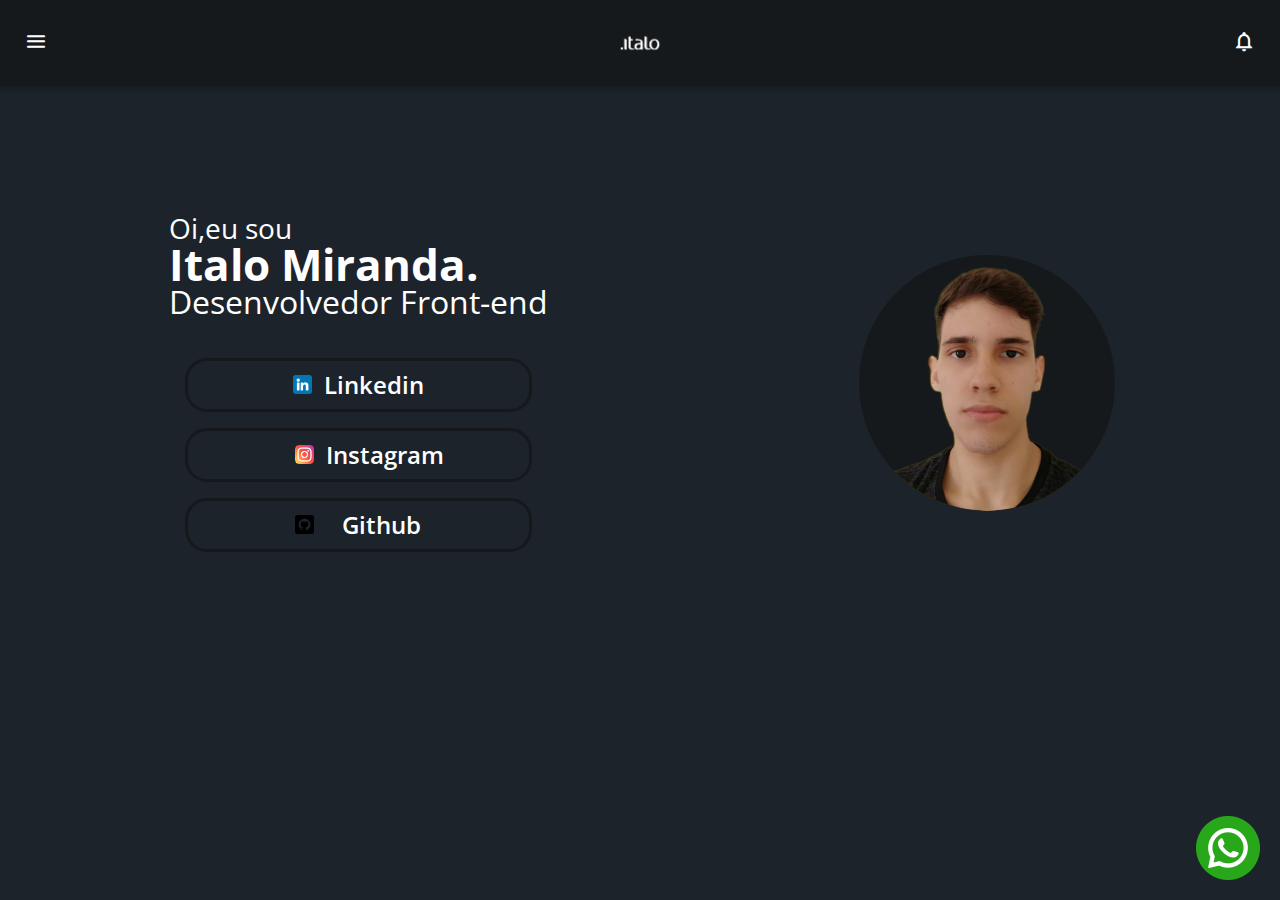
<file: index.html>
<!DOCTYPE html>
<html lang="pt-BR">
<head>
    <meta charset="UTF-8">
    <meta name="viewport" content="width=device-width, initial-scale=1.0">
    <title>Home | Italo</title>
    <link rel="preconnect" href="https://fonts.googleapis.com">
    <link rel="preconnect" href="https://fonts.gstatic.com" crossorigin>
    <link rel="stylesheet" href="https://fonts.googleapis.com/css2?family=Open+Sans:wght@400;600;700&display=swap">
    <link rel="stylesheet" href="./assets/css/reset.css">
    <link rel="stylesheet" href="style.css">
</head>
<body>
    <header class="cabecalho">
        <button id="toggle" class="cabecalho__menu" aria-label="Menu"><i></i></button>
        <img src="./italoLogo.png" alt="logo" class="cabecalho__logo">
        <button class="cabecalho__noticacao" aria-label="Notificação"><i></i></button>
    </header>
    <nav class="menu-lateral" id="sidebar">
        <img src="./italoLogo.png" alt="logo lateral" class="menu-lateral__logo">
        <a href="./index.html" class="menu-lateral__link menu-lateral__link--inicio menu-lateral__link--ativo">Home</a>
        <a href="./SobreMim.html" class="menu-lateral__link menu-lateral__link--camisas">Sobre Mim</a>
        <a href="./videos.html" class="menu-lateral__link menu-lateral__link--videos">Cursos</a>
        <a href="./projetos.html" class="menu-lateral__link menu-lateral__link--pinturas">Projetos</a>
    </nav>
    <main class="principal">
        <div class="content">
            <div class="titulos">
                <h1 class="titulo">Oi,eu sou <br><b class="nome__destaque">Italo Miranda.</b></h1>
                <h2 class="subtitulo">Desenvolvedor Front-end</h2>
            </div>
            <div class="redes">
                <a href="https://www.linkedin.com/in/italomirandafont" class="redes-rede" target="_blank"><img src="./linkedin.png" alt="linkedin" class="redes__imagem redes__imagem--linkedin">Linkedin</a>
                <a href="https://www.instagram.com/italo_m20/" class="redes-rede" target="_blank"><img src="./instagram.png" alt="instagram" class="redes__imagem redes__imagem--instagram">Instagram</a>
                <a href="https://github.com/Ital023" class="redes-rede redes-rede__github--teste" target="_blank"><img src="./github.png" alt="github" class="redes__imagem redes__imagem--github redes-rede__github">Github</a>
            </div>
        </div>
        <img src="./italoFoto.png" alt="Foto do italo" class="foto-italo">
        
        <a href="https://api.whatsapp.com/send/?phone=5585996891399&text&type=phone_number&app_absent=0" class="btn-whatsapp"><img src="./whatsapp.png" alt="whatsapp" class="imagem--whatsapp"></a>
        
    </main>
    <script src="script.js"></script>
</body>
</html>
</file>
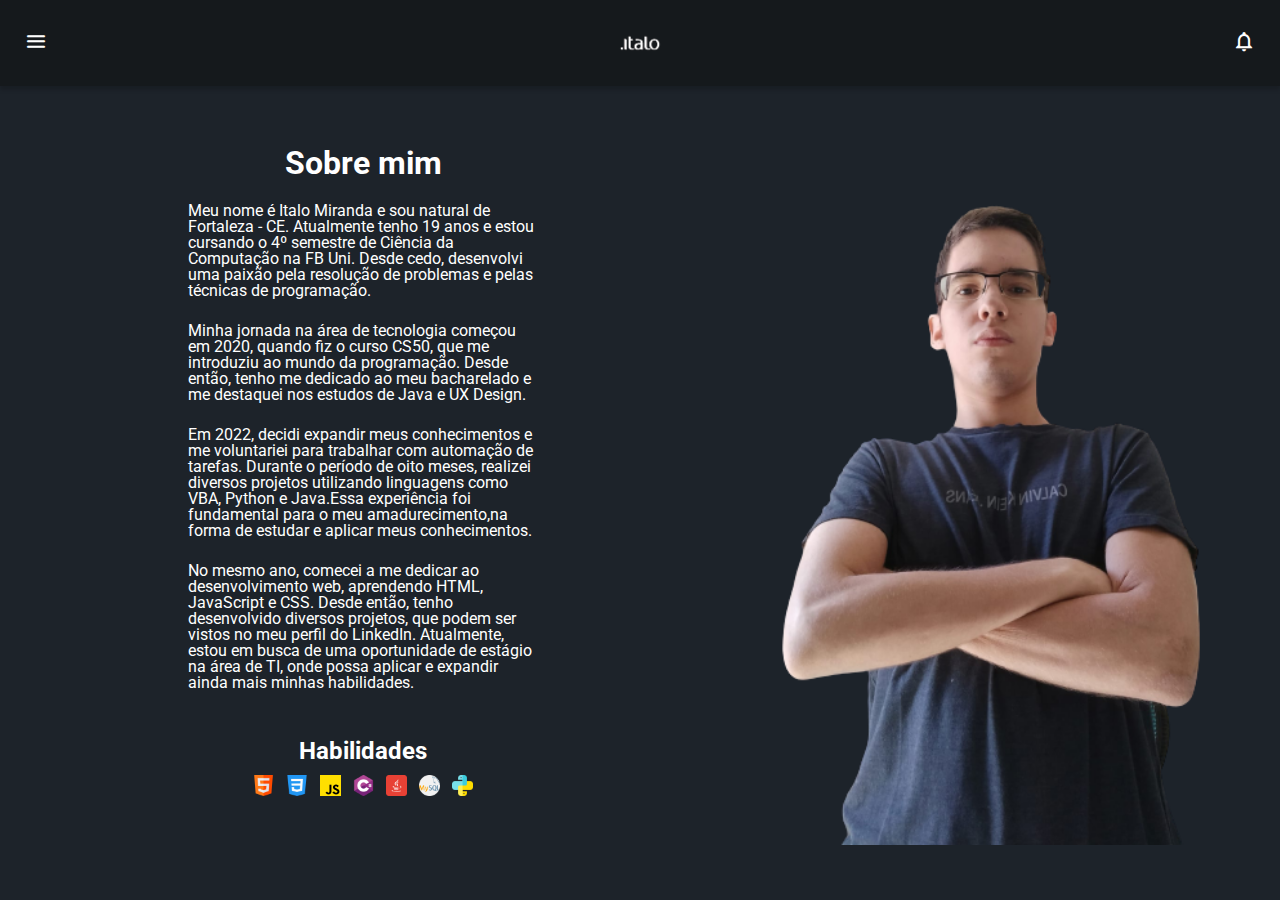
<file: SobreMim.html>
<!DOCTYPE html>
<html lang="pt-BR">
<head>
    <meta charset="UTF-8">
    <meta name="viewport" content="width=device-width, initial-scale=1.0">
    <title>Home | Italo</title>
    <link rel="preconnect" href="https://fonts.googleapis.com">
    <link rel="preconnect" href="https://fonts.gstatic.com" crossorigin>
    <link rel="stylesheet" href="https://fonts.googleapis.com/css2?family=Open+Sans:wght@400;600;700&display=swap">
    <link rel="stylesheet" href="./assets/css/reset.css">
    <link rel="stylesheet" href="style.css">
</head>
<body>
    <header class="cabecalho">
        <button class="cabecalho__menu" aria-label="Menu"><i></i></button>
        <img src="./italoLogo.png" alt="logo" class="cabecalho__logo">
        <button class="cabecalho__noticacao" aria-label="Notificação"><i></i></button>
    </header>
    <nav class="menu-lateral">
        <img src="./italoLogo.png" alt="logo lateral" class="menu-lateral__logo">
        <a href="./index.html" class="menu-lateral__link menu-lateral__link--inicio ">Home</a>
        <a href="./SobreMim.html" class="menu-lateral__link menu-lateral__link--camisas menu-lateral__link--ativo">Sobre Mim</a>
        <a href="./videos.html" class="menu-lateral__link menu-lateral__link--videos">Cursos</a>
        <a href="./projetos.html" class="menu-lateral__link menu-lateral__link--pinturas">Projetos</a>
    </nav>
    <main class="sobremim--principal">

        <div class="conteudos">
            <h1 class="conteudo--titulo">Sobre mim</h1>
            <div class="conteudo--textos">
                <p class="texto">Meu nome é Italo Miranda e sou natural de Fortaleza - CE.  Atualmente tenho 19 anos e estou cursando o 4º semestre de Ciência da Computação na FB Uni. Desde cedo, desenvolvi uma paixão pela resolução de problemas e pelas técnicas de programação.</p>
                <p class="texto">Minha jornada na área de tecnologia começou em 2020, quando fiz o curso CS50, que me introduziu ao mundo da programação. Desde então, tenho me dedicado  ao meu bacharelado e me destaquei nos estudos de Java e UX Design.</p>
                <p class="texto">Em 2022, decidi expandir meus conhecimentos e me voluntariei para trabalhar com automação de tarefas. Durante o período de oito meses, realizei  diversos  projetos  utilizando linguagens como VBA, Python e Java.Essa experiência foi fundamental para o meu amadurecimento,na forma de estudar e aplicar meus conhecimentos.</p>
                <p class="texto">No mesmo ano, comecei a me dedicar ao desenvolvimento web, aprendendo HTML, JavaScript e CSS. Desde então, tenho desenvolvido diversos projetos, que podem ser vistos no meu perfil do LinkedIn. Atualmente, estou em busca de uma oportunidade de estágio na área de TI, onde possa aplicar e expandir ainda mais minhas habilidades.</p>
            </div>
            <div class="habilidades">
                <h2 class="habilidades--titulo">Habilidades</h2>
                <div class="habilidades-itens">
                    <img src="./html.png" alt="html" class="habilidades--item">
                    <img src="./css-3.png" alt="css" class="habilidades--item">
                    <img src="./js.png" alt="js" class="habilidades--item">
                    <img src="./assets/img/do-sustenido.png" alt="c#" class="habilidades--item">
                    <img src="./assets/img/javaicon.png" alt="java" class="habilidades--item">
                    <img src="./assets/img/mysql.png" alt="mysql" class="habilidades--item">
                    <img src="./assets/img/python.png" alt="python" class="habilidades--item">
                </div>
            </div>
        </div>
        

        <img src="./assets/img/italo.png" alt="italo" class="img_italo_sobremim">
    </main>
    <script src="script.js"></script>
</body>
</html>
</file>
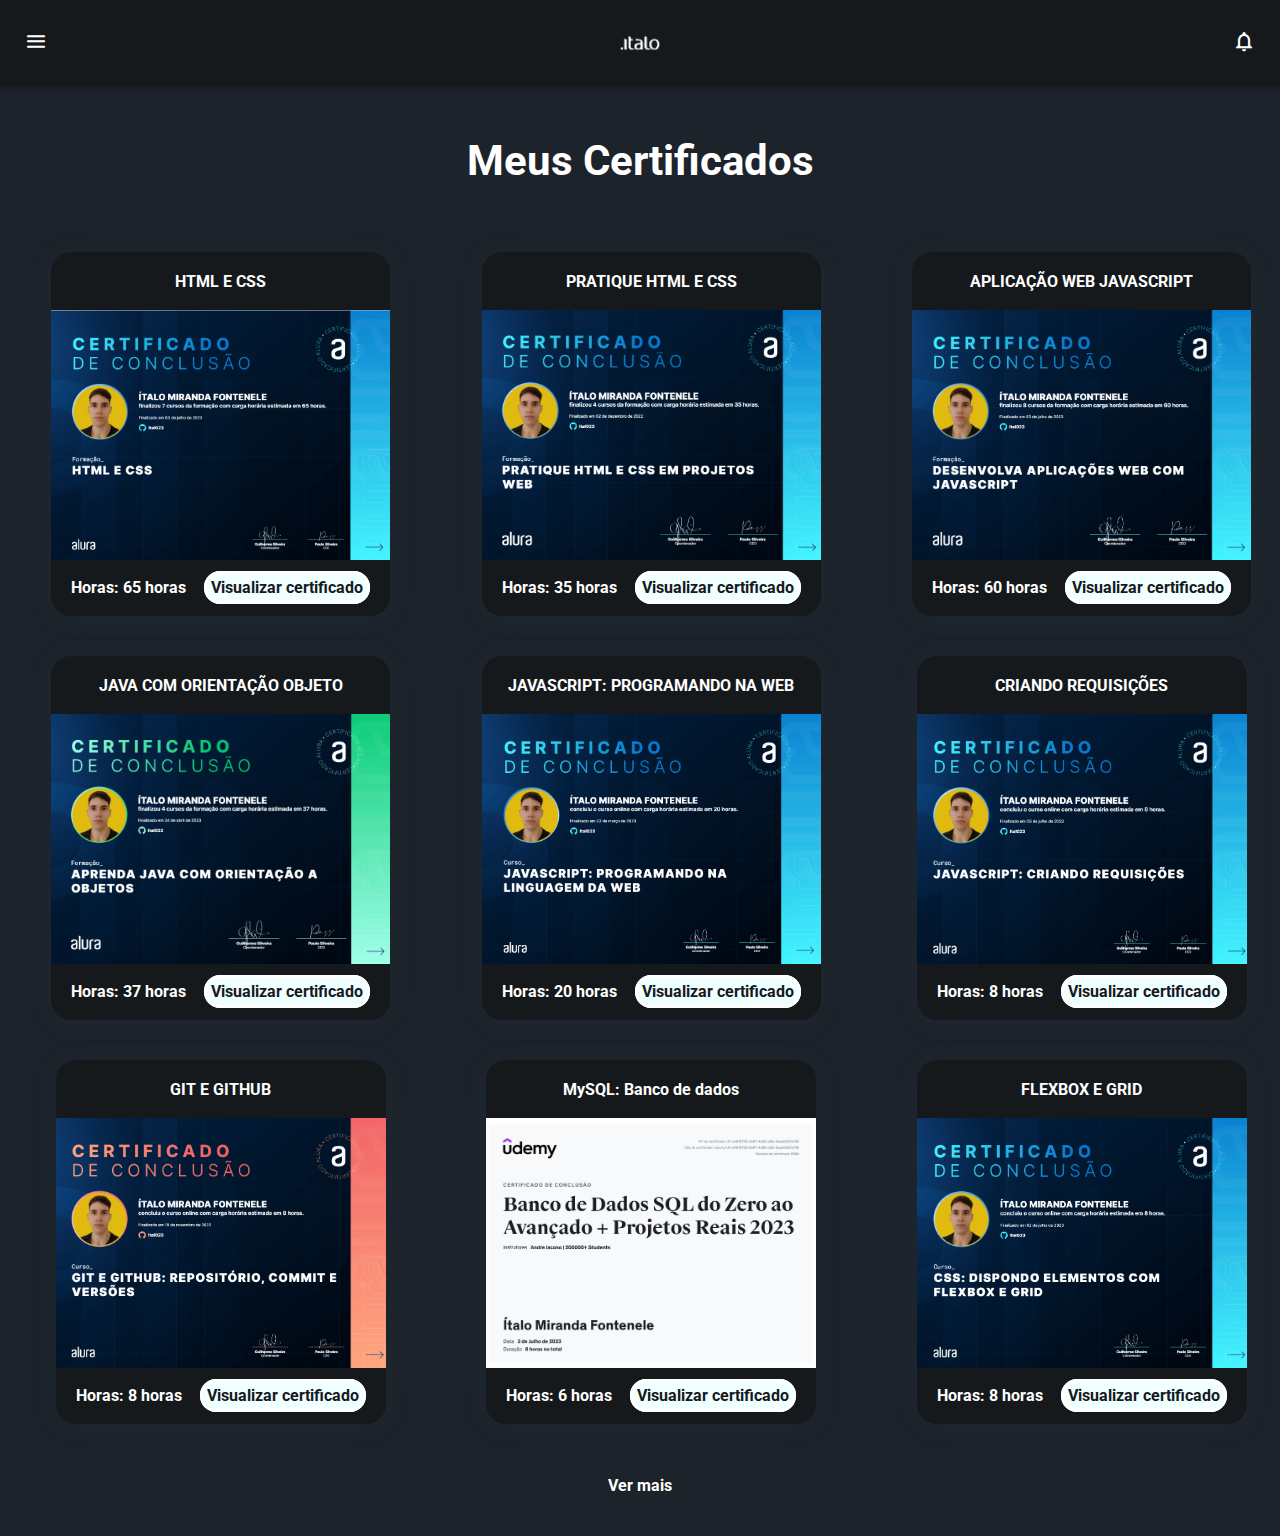
<file: videos.html>
<!DOCTYPE html>
<html lang="pt-BR">
<head>
    <meta charset="UTF-8">
    <meta name="viewport" content="width=device-width, initial-scale=1.0">
    <title>Cursos | Italo</title>
    <link rel="preconnect" href="https://fonts.googleapis.com">
    <link rel="preconnect" href="https://fonts.gstatic.com" crossorigin>
    <link rel="stylesheet" href="https://fonts.googleapis.com/css2?family=Open+Sans:wght@400;600;700&display=swap">
    <link rel="stylesheet" href="./assets/css/reset.css">
    <link rel="stylesheet" href="style.css">
</head>
<body>
    <header class="cabecalho">
        <button class="cabecalho__menu" aria-label="Menu"><i></i></button>
        <img src="./italoLogo.png" alt="logo" class="cabecalho__logo">
        <button class="cabecalho__noticacao" aria-label="Notificação"><i></i></button>
    </header>
    <nav class="menu-lateral">
        <img src="./italoLogo.png" alt="logo lateral" class="menu-lateral__logo">
        <a href="./index.html" class="menu-lateral__link menu-lateral__link--inicio">Home</a>
        <a href="./SobreMim.html" class="menu-lateral__link menu-lateral__link--camisas">Sobre Mim</a>
        <a href="./videos.html" class="menu-lateral__link menu-lateral__link--videos menu-lateral__link--ativo">Cursos</a>
        <a href="./projetos.html" class="menu-lateral__link menu-lateral__link--pinturas">Projetos</a>
    </nav>
    <main class="cursos_principal">
        <h1 class="titulo-cards">Meus Certificados</h1>
        <div class="cards">
            <div class="content--cards">
                <div class="card">
                    <div class="topCard">
                        <h2 class="title" id="titleHtmlCss">HTML E CSS</h2>
                    </div>
                    <div class="mediaCard"></div>
                    <div class="bottomCard">
                        <span class="bottomText">Horas: 65 horas</span>
                        <div class="actionsCard">
                            <a href="https://cursos.alura.com.br/user/contadoitalo911/degree-html-e-css-v232036-232036/certificate" target="_blank" class="action--ancora">Visualizar certificado</a>
                        </div>
                    </div>
                </div>
            </div>
    
            <div class="content--cards">
                <div class="card">
                    <div class="topCard">
                        <h2 class="title">PRATIQUE HTML E CSS</h2>
                    </div>
                    <div class="mediaCard mediaCard--htmlCss"></div>
                    <div class="bottomCard">
                        <span class="bottomText">Horas: 35 horas</span>
                        <div class="actionsCard">
                            <a href="https://cursos.alura.com.br/user/contadoitalo911/degree-html-css-v534235-534235/certificate" target="_blank" class="action--ancora">Visualizar certificado</a>
                        </div>
                    </div>
                </div>
            </div>
    
            <div class="content--cards">
                <div class="card">
                    <div class="topCard">
                        <h2 class="title">APLICAÇÃO WEB JAVASCRIPT</h2>
                    </div>
                    <div class="mediaCard mediaCard--javascriptform"></div>
                    <div class="bottomCard">
                        <span class="bottomText">Horas: 60 horas</span>
                        <div class="actionsCard">
                            <a href="https://cursos.alura.com.br/user/contadoitalo911/degree-javascript-front-end-374365/certificate" target="_blank" class="action--ancora">Visualizar certificado</a>
                        </div>
                    </div>
                </div>
            </div>
    
            <div class="content--cards">
                <div class="card">
                    <div class="topCard">
                        <h2 class="title">JAVA COM ORIENTAÇÃO OBJETO</h2>
                    </div>
                    <div class="mediaCard mediaCard--java"></div>
                    <div class="bottomCard">
                        <span class="bottomText">Horas: 37 horas</span>
                        <div class="actionsCard">
                            <a href="https://cursos.alura.com.br/user/contadoitalo911/degree-java-568827/certificate" target="_blank" class="action--ancora">Visualizar certificado</a>
                        </div>
                    </div>
                </div>
            </div>
    
            <div class="content--cards">
                <div class="card">
                    <div class="topCard">
                        <h2 class="title">JAVASCRIPT: PROGRAMANDO NA WEB</h2>
                    </div>
                    <div class="mediaCard mediaCard--javascriptweb"></div>
                    <div class="bottomCard">
                        <span class="bottomText">Horas: 20 horas</span>
                        <div class="actionsCard">
                            <a href="https://cursos.alura.com.br/user/contadoitalo911/course/javascript-programando-na-linguagem-web/certificate" target="_blank" class="action--ancora">Visualizar certificado</a>
                        </div>
                    </div>
                </div>
            </div>
    
            <div class="content--cards">
                <div class="card">
                    <div class="topCard">
                        <h2 class="title">CRIANDO REQUISIÇÕES</h2>
                    </div>
                    <div class="mediaCard mediaCard--requisicoes"></div>
                    <div class="bottomCard">
                        <span class="bottomText">Horas: 8 horas</span>
                        <div class="actionsCard">
                            <a href="https://cursos.alura.com.br/user/contadoitalo911/course/javascript-criando-requisicoes/certificate" target="_blank" class="action--ancora">Visualizar certificado</a>
                            </div>
                        </div>
                    </div>
                </div>

                <div class="content--cards">
                    <div class="card">
                        <div class="topCard">
                            <h2 class="title">GIT E GITHUB</h2>
                        </div>
                        <div class="mediaCard mediaCard--git"></div>
                        <div class="bottomCard">
                            <span class="bottomText">Horas: 8 horas</span>
                            <div class="actionsCard">
                                <a href="https://cursos.alura.com.br/user/contadoitalo911/course/git-github-repositorio-commit-versoes/certificate" target="_blank" class="action--ancora">Visualizar certificado</a>
                            </div>
                        </div>
                    </div>
                </div>

                <div class="content--cards">
                    <div class="card">
                        <div class="topCard">
                            <h2 class="title">MySQL: Banco de dados</h2>
                        </div>
                        <div class="mediaCard mediaCard--bd"></div>
                        <div class="bottomCard">
                            <span class="bottomText">Horas: 6 horas</span>
                            <div class="actionsCard">
                                <a href="https://www.udemy.com/certificate/UC-e4610706-8e67-4d98-af2e-9eee6d37e748/" target="_blank" class="action--ancora">Visualizar certificado</a>
                            </div>
                        </div>
                    </div>
                </div>

                <div class="content--cards">
                    <div class="card">
                        <div class="topCard">
                            <h2 class="title">FLEXBOX E GRID</h2>
                        </div>
                        <div class="mediaCard mediaCard--flexgrid"></div>
                        <div class="bottomCard">
                            <span class="bottomText">Horas: 8 horas</span>
                            <div class="actionsCard">
                                <a href="https://cursos.alura.com.br/user/contadoitalo911/course/css-dispondo-elementos-flexbox-grid/certificate" target="_blank" class="action--ancora">Visualizar certificado</a>
                            </div>
                        </div>
                    </div>
                </div>


            </div>
        </div>
        
        <a href="https://cursos.alura.com.br/vitrinedev/contadoitalo911" target="_blank" class="ver-mais">Ver mais</a>
        

    </main>
    <script src="script.js"></script>
</body>
</html>
</file>
<file: style.css>
@import url('https://fonts.googleapis.com/css2?family=Roboto&display=swap');
@font-face {
    font-family: 'icones';
    src: url(./assets/font/icones.ttf);
}
body{
    background-color:#1D232A;
    color: white;
    font-family: 'Open sans',"icones",sans-serif;
}
.cabecalho{
    display: flex;
    justify-content: space-between;
    align-items: center;
    background-color: #15191C;
    padding: 12px 24px;
    box-shadow: 0px 4px 4px rgba(0, 0, 0, 0.16);
}
.cabecalho__menu i::before{
    content: "\e904";
    font-size: 24px;
    cursor: pointer;
}
.cabecalho__noticacao i::before{
    content: "\e906";
    font-size: 24px;
}
.cabecalho__logo{
    width: 5%;
}
.menu-lateral{
    display: flex;
    flex-direction: column;
    background-color: #15191C;
    width: 25vw;
    height: 100vh;
    position: absolute;
    left: -100vw;
    transition: .25s;
}
.menu-lateral__ativo{
    left:0;
    transition: .25s;
}
.menu-lateral__logo{
    width: 118px;
    align-self: center;
    padding: 16px;
}
.menu-lateral__link{
    color: #95999C;
    height: 64px;
    padding-left: 64px;
    display: flex;
    align-items: center;
}
.menu-lateral__link--ativo{
    color: #fff;
    padding-left: 56px;
    border-left: 8px solid #fff;
}
 .menu-lateral__link::before{
    content: "";
    width: 24px;
    height: 24px;
    font-size: 24px;
    position: absolute;
    left: 24px;
} 
.menu-lateral__link--inicio::before{
    content: "\e902";
}
.menu-lateral__link--videos::before{
    content: "\e90e";
}
.menu-lateral__link--picos::before{
    content: "\e909";
}
.menu-lateral__link--integrantes::before{
    content: "\e903";
}
.menu-lateral__link--camisas::before{
    content: "\e900";
}
.menu-lateral__link--pinturas::before{
    content: "\e90a";
}

.foto-italo{
    border-radius: 400px;
    width: 20%;
    transition: transform 0.3s ease-in-out;
}

.principal{
    display: flex;
    flex-direction: row;
    justify-content: center;
    align-items: center;
    margin: 10% 0 0 0;
    gap: 12%;
}
.titulo{
    font-size: 28px;
}
.nome__destaque{
    font-size: 44px;
    font-weight: bold;
}
.subtitulo{
    font-size: 32px;
}
.content{
    display: flex;
    flex-direction: column;
    align-items: center;
    justify-content: center;
    gap: 40px;
}
.redes{
    display: flex;
    justify-content: center;
    flex-direction: column;
    gap: 16px;
    width: 50%;
    text-align: center;
    font-size: 1.5rem;
    font-weight: 600;
    align-items: center;
}
.redes-rede{
    display: flex;
    flex-direction: row;
    justify-content: center;
    align-items: center;
    text-align: center;
    gap: 12px;
    border: 3px solid #15191C;
    border-radius: 22px;
    padding: 12px;
    transition: transform 0.2s ease-in-out;
}
.redes__imagem{
    width: 6%;
}
.redes__imagem--instagram{
    margin-left: 22px;
}
.redes-rede__github{
    margin-right: 16px;
}
.imagem--whatsapp{
    width: 5%;
    position: absolute;
    right: 20px;
    bottom: 20px;
    transition: transform 0.2s ease-in-out;
}
.imagem--whatsapp:hover{
    transform: scale(1.2);
}
.redes-rede:hover{
    transform: scale(1.2);
}
.foto-italo:hover{
    transform: scale(1.1);
}
.titulo-cards{
    display: flex;
    justify-content: center;
    align-items: center;
    font-size: 42px;
    font-family: "Roboto",sans-serif;
    font-weight: bold;
    margin: 54px 0 42px 0;
}
.cards{
    display: grid;
    grid-template-columns: repeat(3, 1fr);
    gap: 12px;
}
.content--cards{
    display: flex;
    justify-content: center;
    align-items: center;
    align-content: center;
    width: 92%;
    margin: 28px 0 0 28px;
    font-family: "Roboto",sans-serif;
    font-weight: bold;
}

.card{
    background: #15191C;
    border-radius: 20px;
    box-shadow: 0px 2px 23px #26395338;
    color: #fff;
}
.mediaCard{
    background: url(./assets/img/csshtmlfull.png) center/cover;
    height: 250px;
    width: 100%;
}
.topCard{
    padding: 20px;
    padding-top: 22px;
    text-align: center;
}
.bottomCard{
    padding: 20px;
    display: flex;
    flex-direction: row;
    justify-content: center;
    align-items: center;
    gap: 18px;
}

.action--ancora{
    border: 3px solid #fff;
    padding: 4px;
    border-radius: 16px;
    background-color: azure;
    color: #15191C;
    font-weight: bold;
}
.ver-mais{
    display: flex;
    flex-direction: column;
    justify-content: center;
    align-items: center;
    margin: 54px 0 42px 0;  
    font-family: "Roboto",sans-serif;
    font-weight: bold;  
}
.mediaCard--htmlCss{
    background: url(./assets/img/htmlCss.png) center/cover;
}
.mediaCard--javascriptform{
    background: url(./assets/img/JavascriptFormacao.png) center/cover;
}
.mediaCard--java{
    background: url(./assets/img/java.png) center/cover;
}
.mediaCard--javascriptweb{
    background: url(./assets/img/javascriptweb.png) center/cover;
}
.mediaCard--requisicoes{
    background: url(./assets/img/requisicoes.png) center/cover;
}
.mediaCard--git{
    background: url(./assets/img/git.png) center/cover;
}
.mediaCard--flexgrid{
    background: url(./assets/img/gridflex.png) center/cover;

}
.mediaCard--bd{
    background: url(./assets/img/udemyBD.jpg) center/cover;
}

.mediaCard--projetos{
    background: url(./assets/img/csshtmlfull.png) center/cover;
    height: 250px;
    width: 100%;
    border-radius: 24px;
}

.card--projeto{
    background: #15191C;
    border-radius: 20px;
    box-shadow: 0px 2px 23px #26395338;
    color: #fff;
    width: 100%;
}

.cards--projetos{
    display: grid;
    grid-template-columns: repeat(2, 1fr);
    gap: 12px;
}

.bottomCard--projetos{
    padding: 20px;
    display: flex;
    flex-direction: column;
    justify-content: center;
    align-items: center;
    gap: 18px;
}
.card--projetos{
    background: #15191C;
    border-radius: 20px;
    box-shadow: 0px 2px 23px #26395338;
    color: #fff;
    width: 55%;
}

.img_tec{
    width: 15%;
}
.imgs_tecnologias{
    width: 55%;
}
.actionsCard--projetos{
    display: flex;
    flex-direction: row;
}

.mediaCard--projetos--italobooks{
    background: url(./assets/img/italoBooksgiff.gif) center/cover;

}

.mediaCard--projetos--calculadora{
    background: url(./assets/img/calculadora.gif) center/cover;
}
.mediaCard--projetos--consultacep{
    background: url(./assets/img/consultaCEP.gif) center/cover;
}
.mediaCard--projetos--linktree{
    background: url(./assets/img/linktree.gif) center/cover;
}
.mediaCard--projetos--tecladoSons{
    background: url(./assets/img/tecladoSons.gif) center/cover;
}
.mediaCard--projetos--cs{
    background: url(./assets/img/cs2.gif) center/cover;
}
.mediaCard--projetos--optimustech{
    background: url(./assets/img/OptimusTech.gif) center/cover;
}
.mediaCard--projetos--adivinha{
    background: url(./assets/img/adivinha.gif) center/cover;
}
.ver-mais__projetos{
    margin: 70px 0 60px 0;
}

.sobremim--principal{
    display: flex;
    flex-direction: row;
    justify-content: center;
    align-items: center;
    margin: 12px;
    font-family: "Roboto",sans-serif;
}

.conteudos{
    display: flex;
    flex-direction: column;
    justify-content: center;
    align-items: center;
    gap: 12px;
}
.conteudo--textos{
    display: flex;
    flex-direction: column;
    justify-content: center;
    align-items: center;
    gap: 24px;
    width: 50%;
    padding: 12px;
}

.habilidades{
    display: flex;
    flex-direction: column;
    justify-content: center;
    align-items: center;
    margin-top: 24px;
    gap: 12px;
}
.habilidades--titulo{
    font-size: 24px;
    font-weight: bold;
}
.habilidades-itens{
    display: flex;
    flex-direction: row;
    justify-content: center;
    align-items: center;
    gap: 12px;
}

.conteudo--titulo{
    font-size: 32px;
    font-weight: bold;
}

.habilidades--item{
    width: 3%;
}

.img_italo_sobremim{
    height: 83vh;
}

@media (max-width: 1200px){
    .cabecalho__logo{
        width: 25%;
    }
    .menu-lateral{
        display: flex;
        flex-direction: column;
        background-color: #15191C;
        width: 65vw;
        height: 100vh;
        position: absolute;
        left: -100vw;
        transition: .25s;
    }
    .menu-lateral__ativo{
        left:0;
        transition: .25s;
    }
    .principal{
        display: flex;
        flex-direction: column-reverse;
        justify-content: center;
        align-items: center;
        margin: 10% 1% 0 1%;
        gap: 12%;
        height: 100%;
    }
    .foto-italo{
        border-radius: 400px;
        width: 40%;
        transition: transform 0.3s ease-in-out;
        margin-bottom: 8%;
    }
    .redes{
        display: grid;
        gap: 16px;
        text-align: center;
        font-size: 1.5rem;
        font-weight: 600;
        align-items: center;
    }
    .redes-rede{
        display: flex;
        flex-direction: row;
        justify-content: center;
        align-items: center;
        gap: 12px;
        border: 3px solid #15191C;
        border-radius: 22px;
        padding: 18px;
        transition: transform 0.2s ease-in-out;
    }
    .redes__imagem{
        width: 15%;
    }
    .redes-rede__github--teste{
        margin-bottom: 28px;
    }
    .imagem--whatsapp{
        width: 12%;
        position: absolute;
        right: 20px;
        bottom: 20px;
        transition: transform 0.2s ease-in-out;
    }
    .cards{
        display: grid;
        grid-template-columns: repeat(1, 1fr);
        gap: 12px;
    }
    .bottomCard{
        padding: 20px;
        display: flex;
        flex-direction: column;
        justify-content: center;
        align-items: center;
        gap: 18px;
    }
    .content--cards{
        display: flex;
        justify-content: center;
        align-items: center;
        align-content: center;
        width: 90%;
        margin: 28px 0 0 20px;
        font-family: "Roboto",sans-serif;
    }

    .mediaCard{ 
        height: 250px;
        width: 100%;
        border-radius: 6px;
    }
    .card{
        background: #15191C;
        border-radius: 20px;
        box-shadow: 0px 2px 23px #26395338;
        color: #fff;
        width: 100%;
    }
    .cards--projetos{
        display: grid;
        grid-template-columns: repeat(1, 1fr);
        gap: 12px;
    }
    .card--projetos{
        background: #15191C;
        border-radius: 20px;
        box-shadow: 0px 2px 23px #26395338;
        color: #fff;
        width: 100%;
    }
    .action--ancora__projetos{
        border: 3px solid #fff;
        padding: 2px;
        border-radius: 16px;
        background-color: azure;
        color: #15191C;
        font-weight: bold;
        Text-align: center;
        White-space: nowrap;
    } 

    .conteudo--textos{
        display: flex;
        flex-direction: column;
        justify-content: center;
        align-items: center;
        gap: 24px;
    }

    .texto{
        font-size: 12px;
        font-weight: bold;
    }

    .sobremim--principal{
        display: flex;
        flex-direction: column;
        justify-content: center;
        align-items: center;
        font-family: "Roboto",sans-serif;
        margin-top: 24px;
    }

    .habilidades--item{
        width: 12%;
    }
    
}
</file>
